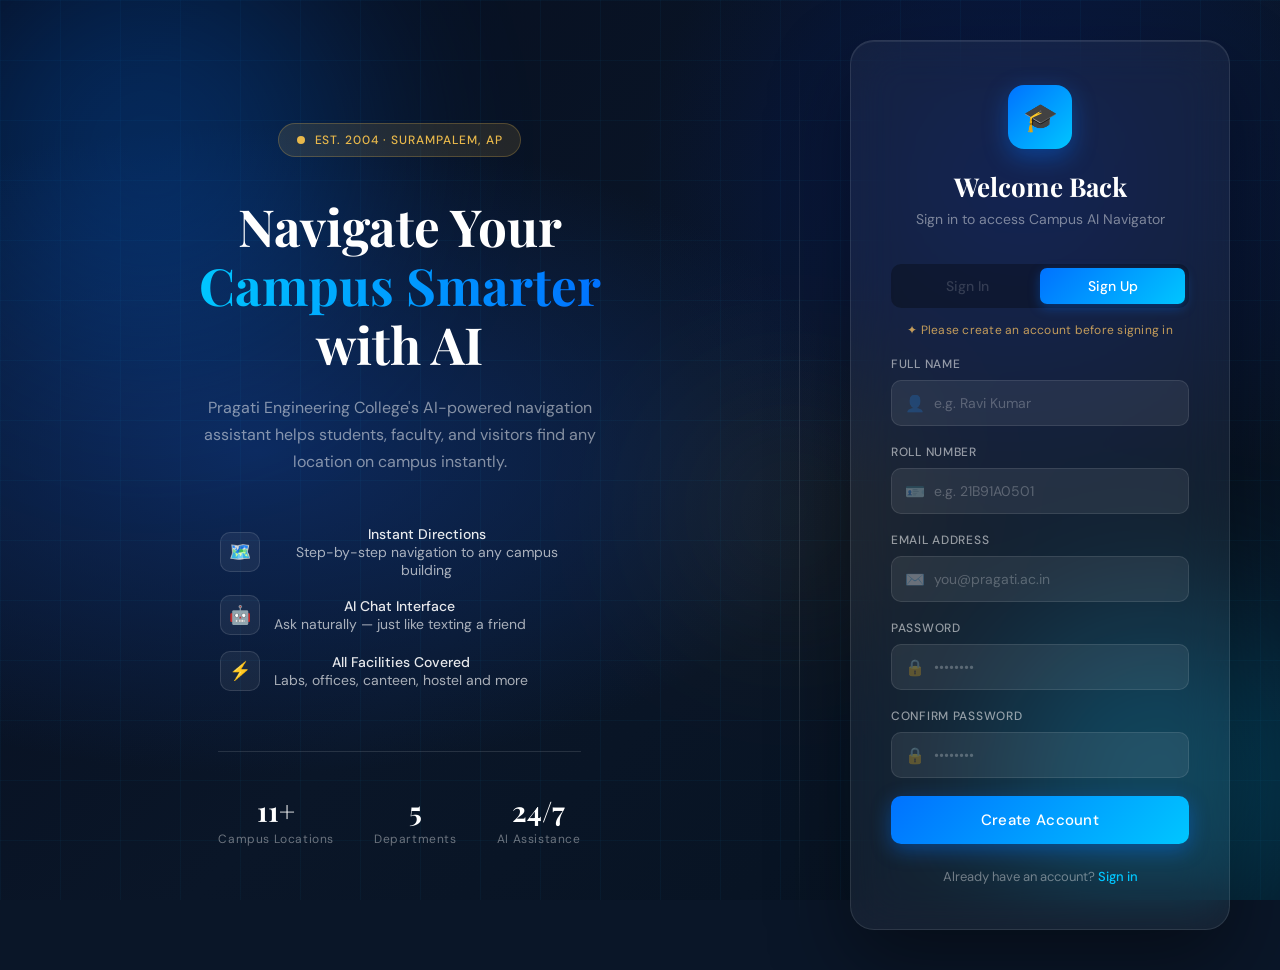
<file: templates/index.html>
<!DOCTYPE html>
<html lang="en">
<head>
<meta charset="UTF-8">
<meta name="viewport" content="width=device-width, initial-scale=1.0">
<title>Pragati Engineering College — Campus AI</title>
<link href="https://fonts.googleapis.com/css2?family=Playfair+Display:wght@400;700&family=DM+Sans:wght@300;400;500&display=swap" rel="stylesheet">
<style>
:root {
  --navy: #0a1628;
  --accent: #00c6ff;
  --accent2: #0072ff;
  --gold: #e8b84b;
  --white: #ffffff;
  --glass: rgba(255,255,255,0.06);
  --glass-border: rgba(255,255,255,0.12);
  --error: #ff6b6b;
}
* { margin:0; padding:0; box-sizing:border-box; }

/* FIX: allow page to scroll so submit button is always reachable */
body {
  min-height:100vh;
  font-family:'DM Sans',sans-serif;
  background:var(--navy);
  overflow-x:hidden;
  overflow-y:auto;
}

.bg { position:fixed; inset:0; z-index:0; overflow:hidden; pointer-events:none; }
.bg-gradient { position:absolute; inset:0; background: radial-gradient(ellipse 80% 60% at 20% 50%, #0d2a5e 0%, transparent 60%), radial-gradient(ellipse 60% 80% at 80% 20%, #07184a 0%, transparent 50%), linear-gradient(135deg,#060d1e 0%,#0a1628 50%,#061220 100%); }
.orb { position:absolute; border-radius:50%; filter:blur(80px); opacity:0.35; animation:drift 12s ease-in-out infinite; }
.orb1 { width:500px; height:500px; background:radial-gradient(circle,#0072ff,transparent); top:-100px; left:-100px; }
.orb2 { width:400px; height:400px; background:radial-gradient(circle,#00c6ff,transparent); bottom:-80px; right:-80px; animation-delay:-5s; }
.orb3 { width:300px; height:300px; background:radial-gradient(circle,#e8b84b44,transparent); top:40%; left:50%; animation-delay:-8s; }
@keyframes drift { 0%,100%{transform:translate(0,0) scale(1)} 33%{transform:translate(30px,-20px) scale(1.05)} 66%{transform:translate(-20px,30px) scale(0.95)} }
.grid-lines { position:absolute; inset:0; background-image:linear-gradient(rgba(0,198,255,0.04) 1px,transparent 1px),linear-gradient(90deg,rgba(0,198,255,0.04) 1px,transparent 1px); background-size:60px 60px; }
.particles { position:absolute; inset:0; }
.particle { position:absolute; width:3px; height:3px; background:var(--accent); border-radius:50%; opacity:0; animation:rise linear infinite; }
@keyframes rise { 0%{transform:translateY(100vh) translateX(0);opacity:0} 10%{opacity:0.6} 90%{opacity:0.2} 100%{transform:translateY(-10vh) translateX(40px);opacity:0} }

.page {
  position:relative; z-index:1;
  display:flex; min-height:100vh;
}

/* LEFT PANEL */
.left-panel { flex:1.1; display:flex; flex-direction:column; justify-content:center; align-items:center; text-align:center; padding:60px 70px; }
.college-badge { display:inline-flex; align-items:center; gap:10px; background:rgba(232,184,75,0.12); border:1px solid rgba(232,184,75,0.25); border-radius:100px; padding:8px 18px; margin-bottom:40px; animation:fadeUp 0.8s ease both; }
.badge-dot { width:8px; height:8px; background:var(--gold); border-radius:50%; animation:pulse-dot 2s ease infinite; }
@keyframes pulse-dot { 0%,100%{box-shadow:0 0 0 0 rgba(232,184,75,0.5)} 50%{box-shadow:0 0 0 6px rgba(232,184,75,0)} }
.badge-text { font-size:12px; font-weight:500; color:var(--gold); letter-spacing:0.08em; text-transform:uppercase; }
.hero-title { font-family:'Playfair Display',serif; font-size:clamp(36px,4vw,56px); font-weight:700; color:var(--white); line-height:1.15; margin-bottom:20px; animation:fadeUp 0.8s 0.1s ease both; }
.hero-title .accent-word { background:linear-gradient(90deg,var(--accent),var(--accent2)); -webkit-background-clip:text; -webkit-text-fill-color:transparent; background-clip:text; }
.hero-sub { font-size:16px; color:rgba(255,255,255,0.5); line-height:1.7; max-width:420px; margin:0 auto 50px; animation:fadeUp 0.8s 0.2s ease both; }
.features { display:flex; flex-direction:column; gap:16px; animation:fadeUp 0.8s 0.3s ease both; align-items:center; width:100%; }
.feature-item { display:flex; align-items:center; gap:14px; max-width:360px; width:100%; }
.feature-icon { width:40px; height:40px; border-radius:10px; background:var(--glass); border:1px solid var(--glass-border); display:flex; align-items:center; justify-content:center; font-size:18px; flex-shrink:0; }
.feature-text { font-size:14px; color:rgba(255,255,255,0.65); }
.feature-text strong { color:rgba(255,255,255,0.9); font-weight:500; display:block; font-size:14px; }
.stats-row { display:flex; gap:40px; margin-top:60px; padding-top:40px; border-top:1px solid var(--glass-border); animation:fadeUp 0.8s 0.4s ease both; justify-content:center; }
.stat-num { font-family:'Playfair Display',serif; font-size:28px; font-weight:700; color:var(--white); text-align:center; }
.stat-label { font-size:12px; color:rgba(255,255,255,0.4); margin-top:2px; letter-spacing:0.05em; text-align:center; }
.divider-line { width:1px; background:linear-gradient(to bottom,transparent,var(--glass-border) 30%,var(--glass-border) 70%,transparent); margin:40px 0; flex-shrink:0; }

/* RIGHT PANEL — scrollable on small screens */
.right-panel {
  width:480px; flex-shrink:0;
  display:flex; align-items:center; justify-content:center;
  padding:40px 50px;
}
.login-card {
  width:100%;
  background:rgba(255,255,255,0.05);
  backdrop-filter:blur(24px);
  -webkit-backdrop-filter:blur(24px);
  border:1px solid rgba(255,255,255,0.10);
  border-radius:24px;
  padding:44px 40px;
  animation:slideIn 0.9s 0.1s cubic-bezier(0.22,1,0.36,1) both;
  box-shadow:0 32px 80px rgba(0,0,0,0.4),inset 0 1px 0 rgba(255,255,255,0.08);
}
@keyframes slideIn { from{opacity:0;transform:translateX(40px)} to{opacity:1;transform:translateX(0)} }
.card-top { text-align:center; margin-bottom:36px; }
.logo-ring { width:64px; height:64px; border-radius:16px; background:linear-gradient(135deg,var(--accent2),var(--accent)); display:flex; align-items:center; justify-content:center; font-size:28px; margin:0 auto 20px; box-shadow:0 8px 24px rgba(0,114,255,0.4); }
.card-title { font-family:'Playfair Display',serif; font-size:26px; font-weight:700; color:var(--white); margin-bottom:6px; }
.card-sub { font-size:14px; color:rgba(255,255,255,0.45); }
.auth-tabs { display:flex; background:rgba(0,0,0,0.3); border-radius:10px; padding:4px; margin-bottom:28px; }
.tab-btn { flex:1; padding:9px; background:transparent; border:none; color:rgba(255,255,255,0.45); font-family:'DM Sans',sans-serif; font-size:14px; font-weight:500; border-radius:7px; cursor:pointer; transition:all 0.25s; }
.tab-btn.active { background:linear-gradient(135deg,var(--accent2),var(--accent)); color:white; box-shadow:0 4px 12px rgba(0,114,255,0.35); }
.field { margin-bottom:18px; }
.field label { display:block; font-size:12px; font-weight:500; color:rgba(255,255,255,0.55); letter-spacing:0.06em; text-transform:uppercase; margin-bottom:8px; }
.input-wrap { position:relative; }
.input-icon { position:absolute; left:14px; top:50%; transform:translateY(-50%); color:rgba(255,255,255,0.3); font-size:16px; pointer-events:none; }
.field input { width:100%; padding:13px 14px 13px 42px; background:rgba(255,255,255,0.07); border:1px solid rgba(255,255,255,0.1); border-radius:10px; color:var(--white); font-family:'DM Sans',sans-serif; font-size:14px; outline:none; transition:all 0.25s; }
.field input::placeholder { color:rgba(255,255,255,0.25); }
.field input:focus { border-color:var(--accent); background:rgba(0,198,255,0.08); box-shadow:0 0 0 3px rgba(0,198,255,0.12); }
.field input.error { border-color:var(--error); background:rgba(255,107,107,0.07); }
.field-error { font-size:12px; color:var(--error); margin-top:5px; display:none; }
.field-error.show { display:block; }
.row-between { display:flex; justify-content:space-between; align-items:center; margin-bottom:18px; }
.remember-label { display:flex; align-items:center; gap:8px; font-size:13px; color:rgba(255,255,255,0.5); cursor:pointer; }
.remember-label input[type="checkbox"] { accent-color:var(--accent); width:15px; height:15px; cursor:pointer; }
.forgot-link { font-size:13px; color:var(--accent); text-decoration:none; transition:opacity 0.2s; }
.forgot-link:hover { opacity:0.75; }
.submit-btn { width:100%; padding:14px; background:linear-gradient(135deg,var(--accent2) 0%,var(--accent) 100%); border:none; border-radius:10px; color:white; font-family:'DM Sans',sans-serif; font-size:15px; font-weight:500; cursor:pointer; letter-spacing:0.02em; transition:all 0.25s; position:relative; overflow:hidden; box-shadow:0 6px 20px rgba(0,114,255,0.4); }
.submit-btn::after { content:''; position:absolute; top:0; left:-100%; width:60%; height:100%; background:rgba(255,255,255,0.15); transform:skewX(-20deg); transition:left 0.5s; }
.submit-btn:hover::after { left:140%; }
.submit-btn:hover { transform:translateY(-2px); box-shadow:0 10px 28px rgba(0,114,255,0.5); }
.submit-btn:active { transform:translateY(0); }
.submit-btn.loading { pointer-events:none; }
.submit-btn.loading .btn-text { opacity:0; }
.submit-btn .spinner { position:absolute; inset:0; display:none; align-items:center; justify-content:center; }
.submit-btn.loading .spinner { display:flex; }
.spinner-ring { width:20px; height:20px; border:2px solid rgba(255,255,255,0.3); border-top-color:white; border-radius:50%; animation:spin 0.7s linear infinite; }
@keyframes spin { to{transform:rotate(360deg)} }
.success-msg { display:none; text-align:center; padding:20px 0; animation:fadeUp 0.5s ease; }
.success-msg.show { display:block; }
.success-icon { width:56px; height:56px; background:linear-gradient(135deg,#00b09b,#00c6ff); border-radius:50%; display:flex; align-items:center; justify-content:center; font-size:24px; margin:0 auto 16px; box-shadow:0 8px 20px rgba(0,182,155,0.4); }
.success-msg p { color:rgba(255,255,255,0.6); font-size:14px; margin-top:6px; }
.success-msg strong { color:white; font-size:16px; display:block; }
.switch-prompt { text-align:center; margin-top:24px; font-size:13px; color:rgba(255,255,255,0.4); }
.switch-prompt a { color:var(--accent); text-decoration:none; font-weight:500; cursor:pointer; }
.switch-prompt a:hover { text-decoration:underline; }
.signup-fields { display:none; }
.signup-fields.active { display:block; }
.login-fields.hidden { display:none; }
@keyframes fadeUp { from{opacity:0;transform:translateY(20px)} to{opacity:1;transform:translateY(0)} }

/* RESPONSIVE — stack vertically on small screens so card is always reachable */
@media(max-width:900px) {
  .page { flex-direction:column; align-items:stretch; min-height:100vh; }
  .left-panel { padding:40px 28px 30px; }
  .divider-line { display:none; }
  .right-panel { width:100%; padding:24px 20px 48px; }
  .login-card { padding:32px 24px; }
}
@media(max-width:500px) {
  .left-panel { padding:32px 20px 24px; }
  .stats-row { gap:24px; }
}
</style>
</head>
<body>
<div class="bg">
  <div class="bg-gradient"></div>
  <div class="grid-lines"></div>
  <div class="orb orb1"></div>
  <div class="orb orb2"></div>
  <div class="orb orb3"></div>
  <div class="particles" id="particles"></div>
</div>

<div class="page">
  <div class="left-panel">
    <div class="college-badge">
      <div class="badge-dot"></div>
      <span class="badge-text">Est. 2004 · Surampalem, AP</span>
    </div>
    <h1 class="hero-title">Navigate Your<br><span class="accent-word">Campus Smarter</span><br>with AI</h1>
    <p class="hero-sub">Pragati Engineering College's AI-powered navigation assistant helps students, faculty, and visitors find any location on campus instantly.</p>
    <div class="features">
      <div class="feature-item">
        <div class="feature-icon">🗺️</div>
        <div class="feature-text"><strong>Instant Directions</strong>Step-by-step navigation to any campus building</div>
      </div>
      <div class="feature-item">
        <div class="feature-icon">🤖</div>
        <div class="feature-text"><strong>AI Chat Interface</strong>Ask naturally — just like texting a friend</div>
      </div>
      <div class="feature-item">
        <div class="feature-icon">⚡</div>
        <div class="feature-text"><strong>All Facilities Covered</strong>Labs, offices, canteen, hostel and more</div>
      </div>
    </div>
    <div class="stats-row">
      <div class="stat-item"><div class="stat-num">11+</div><div class="stat-label">Campus Locations</div></div>
      <div class="stat-item"><div class="stat-num">5</div><div class="stat-label">Departments</div></div>
      <div class="stat-item"><div class="stat-num">24/7</div><div class="stat-label">AI Assistance</div></div>
    </div>
  </div>

  <div class="divider-line"></div>

  <div class="right-panel">
    <div class="login-card">
      <div class="card-top">
        <div class="logo-ring">🎓</div>
        <div class="card-title">Welcome Back</div>
        <div class="card-sub">Sign in to access Campus AI Navigator</div>
      </div>
      <div class="auth-tabs">
        <button class="tab-btn" id="loginTab" onclick="switchTab('login')">Sign In</button>
        <button class="tab-btn active" id="signupTab" onclick="switchTab('signup')">Sign Up</button>
      </div>
      <div id="formSection">
        <div class="field signup-fields active" id="nameField">
          <label>Full Name</label>
          <div class="input-wrap"><span class="input-icon">👤</span><input type="text" id="nameInput" placeholder="e.g. Ravi Kumar"></div>
          <div class="field-error" id="nameError">Please enter your full name.</div>
        </div>
        <div class="field signup-fields active" id="rollField">
          <label>Roll Number</label>
          <div class="input-wrap"><span class="input-icon">🪪</span><input type="text" id="rollInput" placeholder="e.g. 21B91A0501"></div>
          <div class="field-error" id="rollError">Please enter your roll number.</div>
        </div>
        <div class="field">
          <label>Email Address</label>
          <div class="input-wrap"><span class="input-icon">✉️</span><input type="email" id="emailInput" placeholder="you@pragati.ac.in"></div>
          <div class="field-error" id="emailError">Please enter a valid email address.</div>
        </div>
        <div class="field">
          <label>Password</label>
          <div class="input-wrap"><span class="input-icon">🔒</span><input type="password" id="passInput" placeholder="••••••••"></div>
          <div class="field-error" id="passError">Password must be at least 6 characters.</div>
        </div>
        <div class="field signup-fields active" id="confirmField">
          <label>Confirm Password</label>
          <div class="input-wrap"><span class="input-icon">🔒</span><input type="password" id="confirmInput" placeholder="••••••••"></div>
          <div class="field-error" id="confirmError">Passwords do not match.</div>
        </div>
        <div class="row-between login-fields hidden" id="rememberRow">
          <label class="remember-label"><input type="checkbox" id="rememberMe"> Remember me</label>
          <a href="#" class="forgot-link">Forgot password?</a>
        </div>
        <button class="submit-btn" id="submitBtn" onclick="handleSubmit()">
          <span class="btn-text" id="btnText">Create Account</span>
          <div class="spinner"><div class="spinner-ring"></div></div>
        </button>
        <div class="switch-prompt" id="switchPrompt">
          Already have an account? <a onclick="switchTab('login')">Sign in</a>
        </div>
      </div>
      <div class="success-msg" id="successMsg">
        <div class="success-icon">✓</div>
        <strong id="successTitle">Successfully signed in!</strong>
        <p id="successSub">Redirecting to Campus AI Navigator…</p>
      </div>
    </div>
  </div>
</div>

<script>
const pContainer = document.getElementById('particles');
for(let i=0;i<25;i++){
  const p=document.createElement('div'); p.className='particle';
  p.style.left=Math.random()*100+'vw';
  p.style.animationDuration=(8+Math.random()*12)+'s';
  p.style.animationDelay=(Math.random()*12)+'s';
  pContainer.appendChild(p);
}

let hasAccount = sessionStorage.getItem('pec_registered') === 'true';
let mode = 'signup';

window.addEventListener('DOMContentLoaded', () => {
  if(hasAccount){ activateTab('login'); } else { activateTab('signup'); lockLoginTab(); }
});

function lockLoginTab(){
  const lt = document.getElementById('loginTab');
  lt.style.opacity='0.35'; lt.style.cursor='not-allowed'; lt.title='Please sign up first';
  let hint = document.getElementById('signupHint');
  if(!hint){
    hint=document.createElement('div'); hint.id='signupHint';
    hint.style.cssText='font-size:12px;color:rgba(255,198,100,0.75);text-align:center;margin:-14px 0 18px;letter-spacing:0.02em;';
    hint.textContent='✦ Please create an account before signing in';
    document.querySelector('.auth-tabs').after(hint);
  }
}
function unlockLoginTab(){
  const lt=document.getElementById('loginTab');
  lt.style.opacity='1'; lt.style.cursor='pointer'; lt.title='';
  const hint=document.getElementById('signupHint'); if(hint)hint.remove();
}
function activateTab(tab){
  mode=tab;
  document.getElementById('loginTab').classList.toggle('active',tab==='login');
  document.getElementById('signupTab').classList.toggle('active',tab==='signup');
  document.querySelectorAll('.signup-fields').forEach(f=>f.classList.toggle('active',tab==='signup'));
  document.querySelectorAll('.login-fields').forEach(f=>f.classList.toggle('hidden',tab==='signup'));
  document.getElementById('btnText').textContent=tab==='login'?'Sign In':'Create Account';
  document.getElementById('switchPrompt').innerHTML=tab==='login'
    ?`Don't have an account? <a onclick="switchTab('signup')">Create one</a>`
    :`Already have an account? <a onclick="switchTab('login')">Sign in</a>`;
  clearErrors();
}
function switchTab(tab){
  if(tab==='login'&&!hasAccount){
    const lt=document.getElementById('loginTab');
    lt.style.transform='translateX(-4px)';
    setTimeout(()=>{lt.style.transform='translateX(4px)';},80);
    setTimeout(()=>{lt.style.transform='translateX(0)';},160);
    return;
  }
  activateTab(tab);
}
function clearErrors(){
  document.querySelectorAll('.field-error').forEach(e=>e.classList.remove('show'));
  document.querySelectorAll('.field input').forEach(i=>i.classList.remove('error'));
}
function showError(fId,eId){
  const f=document.getElementById(fId),e=document.getElementById(eId);
  if(f)f.classList.add('error'); if(e)e.classList.add('show');
}
function validate(){
  let ok=true; clearErrors();
  const email=document.getElementById('emailInput').value.trim();
  const pass=document.getElementById('passInput').value;
  if(mode==='signup'){
    if(!document.getElementById('nameInput').value.trim()){showError('nameInput','nameError');ok=false;}
    if(!document.getElementById('rollInput').value.trim()){showError('rollInput','rollError');ok=false;}
  }
  if(!/^[^\s@]+@[^\s@]+\.[^\s@]+$/.test(email)){showError('emailInput','emailError');ok=false;}
  if(pass.length<6){showError('passInput','passError');ok=false;}
  if(mode==='signup'){
    const c=document.getElementById('confirmInput').value;
    if(c!==pass){showError('confirmInput','confirmError');ok=false;}
  }
  return ok;
}
function handleSubmit(){
  if(!validate())return;
  const btn=document.getElementById('submitBtn'); btn.classList.add('loading');
  setTimeout(()=>{
    btn.classList.remove('loading');
    if(mode==='signup'){
      sessionStorage.setItem('pec_registered','true');
      hasAccount=true;
      unlockLoginTab();
      document.getElementById('formSection').style.display='none';
      const s=document.getElementById('successMsg'); s.classList.add('show');
      document.getElementById('successTitle').textContent='Account created!';
      document.getElementById('successSub').textContent='Please sign in with your new account.';
      setTimeout(()=>{
        s.classList.remove('show');
        document.getElementById('formSection').style.display='block';
        const savedEmail=document.getElementById('emailInput').value;
        activateTab('login');
        document.getElementById('emailInput').value=savedEmail;
        document.getElementById('passInput').value='';
      },2000);
    } else {
      sessionStorage.setItem('pec_loggedin','true');
      document.getElementById('formSection').style.display='none';
      const s=document.getElementById('successMsg'); s.classList.add('show');
      document.getElementById('successTitle').textContent='Successfully signed in!';
      document.getElementById('successSub').textContent='Redirecting to Campus AI Navigator…';
      setTimeout(()=>{ window.location.href='/chatbot'; },2000);
    }
  },1800);
}
document.addEventListener('keydown',e=>{ if(e.key==='Enter')handleSubmit(); });
</script>
</body>
</html>
</file>
